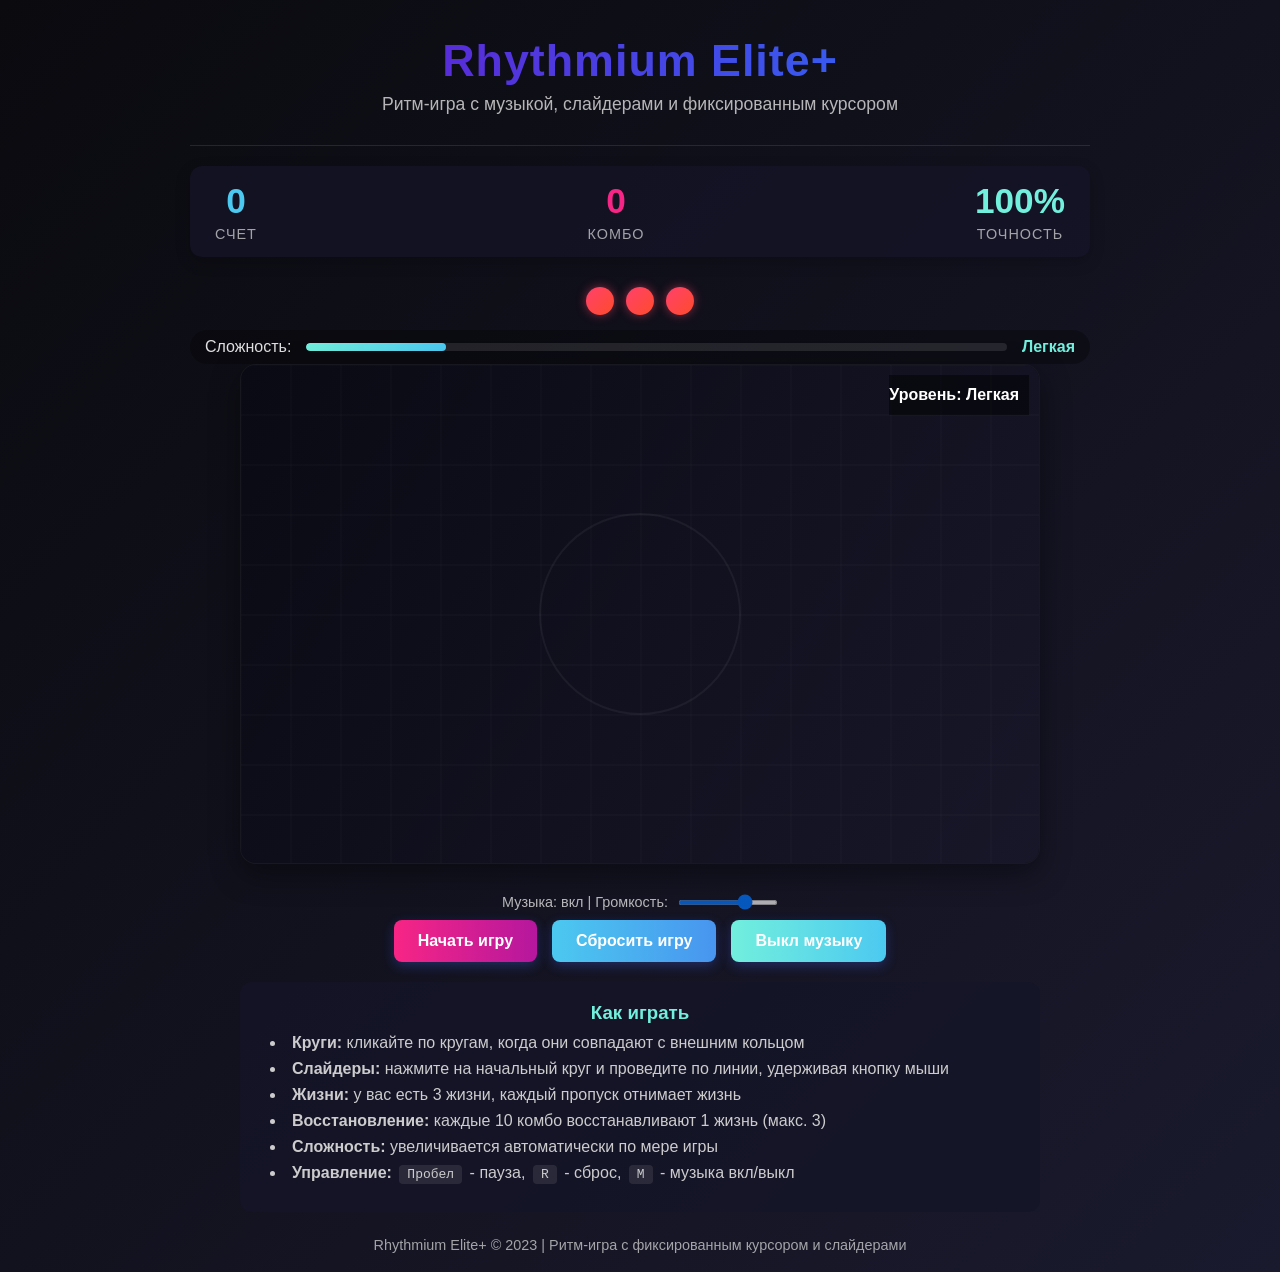
<file: index.html>
<!DOCTYPE html>
<html lang="ru">
<head>
    <meta charset="UTF-8">
    <meta name="viewport" content="width=device-width, initial-scale=1.0">
    <title>Rhythmium Elite+ - Ритм-игра с музыкой и слайдерами</title>
    <style>
        * {
            margin: 0;
            padding: 0;
            box-sizing: border-box;
            font-family: 'Segoe UI', Tahoma, Geneva, Verdana, sans-serif;
            cursor: none;
        }
        
        body {
            background: linear-gradient(135deg, #0a0a0f 0%, #1a1a2e 100%);
            color: #e0e0e0;
            min-height: 100vh;
            overflow: hidden;
            display: flex;
            flex-direction: column;
            align-items: center;
            padding: 20px;
        }
        
        .container {
            width: 100%;
            max-width: 900px;
            display: flex;
            flex-direction: column;
            align-items: center;
        }
        
        .header {
            text-align: center;
            margin-bottom: 20px;
            width: 100%;
            padding: 15px;
            border-bottom: 1px solid rgba(255, 255, 255, 0.1);
        }
        
        h1 {
            font-size: 2.8rem;
            background: linear-gradient(to right, #6a11cb 0%, #2575fc 100%);
            -webkit-background-clip: text;
            background-clip: text;
            color: transparent;
            margin-bottom: 8px;
            letter-spacing: 1px;
        }
        
        .subtitle {
            font-size: 1.1rem;
            opacity: 0.8;
            margin-bottom: 15px;
        }
        
        .game-stats {
            display: flex;
            justify-content: space-between;
            width: 100%;
            margin-bottom: 20px;
            padding: 15px 25px;
            background: rgba(20, 20, 40, 0.7);
            border-radius: 12px;
            box-shadow: 0 5px 15px rgba(0, 0, 0, 0.2);
        }
        
        .stat-box {
            text-align: center;
        }
        
        .stat-value {
            font-size: 2.2rem;
            font-weight: 700;
            margin-bottom: 5px;
        }
        
        .score-value {
            color: #4cc9f0;
        }
        
        .combo-value {
            color: #f72585;
        }
        
        .accuracy-value {
            color: #72efdd;
        }
        
        .stat-label {
            font-size: 0.9rem;
            opacity: 0.7;
            text-transform: uppercase;
            letter-spacing: 1px;
        }
        
        .lives-container {
            display: flex;
            align-items: center;
            justify-content: center;
            gap: 12px;
            margin-top: 10px;
        }
        
        .life-icon {
            width: 28px;
            height: 28px;
            border-radius: 50%;
            transition: all 0.3s ease;
        }
        
        .life-full {
            background: linear-gradient(135deg, #ff416c, #ff4b2b);
            box-shadow: 0 0 10px rgba(255, 65, 108, 0.5);
        }
        
        .life-lost {
            background: linear-gradient(135deg, #333, #555);
            box-shadow: inset 0 0 5px rgba(0, 0, 0, 0.5);
        }
        
        .difficulty-indicator {
            display: flex;
            align-items: center;
            justify-content: space-between;
            width: 100%;
            margin-top: 15px;
            padding: 8px 15px;
            background: rgba(0, 0, 0, 0.3);
            border-radius: 20px;
        }
        
        .difficulty-level {
            font-weight: bold;
            color: #4cc9f0;
        }
        
        .difficulty-bar {
            flex-grow: 1;
            height: 8px;
            background: rgba(255, 255, 255, 0.1);
            border-radius: 4px;
            margin: 0 15px;
            overflow: hidden;
        }
        
        .difficulty-progress {
            height: 100%;
            background: linear-gradient(to right, #72efdd, #4cc9f0);
            border-radius: 4px;
            width: 0%;
            transition: width 0.5s ease;
        }
        
        .game-area {
            position: relative;
            width: 800px;
            height: 500px;
            background: rgba(10, 10, 20, 0.8);
            border-radius: 16px;
            overflow: hidden;
            box-shadow: 0 10px 30px rgba(0, 0, 0, 0.4);
            margin-bottom: 20px;
            border: 1px solid rgba(255, 255, 255, 0.05);
        }
        
        #game-canvas {
            width: 100%;
            height: 100%;
        }
        
        /* Кастомный курсор */
        .custom-cursor {
            position: absolute;
            width: 40px;
            height: 40px;
            pointer-events: none;
            z-index: 1000;
            transform: translate(-50%, -50%);
            transition: transform 0.05s ease-out;
            display: none; /* Сначала скрыт, показывается при движении мыши */
        }
        
        .cursor-outer {
            position: absolute;
            width: 100%;
            height: 100%;
            border-radius: 50%;
            border: 2px solid #4cc9f0;
            box-shadow: 0 0 10px rgba(76, 201, 240, 0.7);
            animation: cursorPulse 2s infinite;
        }
        
        .cursor-inner {
            position: absolute;
            width: 10px;
            height: 10px;
            border-radius: 50%;
            background: #ffffff;
            top: 50%;
            left: 50%;
            transform: translate(-50%, -50%);
            box-shadow: 0 0 5px #ffffff;
        }
        
        .cursor-click {
            animation: cursorClick 0.2s ease-out;
        }
        
        @keyframes cursorPulse {
            0% { transform: scale(1); opacity: 1; }
            50% { transform: scale(1.1); opacity: 0.8; }
            100% { transform: scale(1); opacity: 1; }
        }
        
        @keyframes cursorClick {
            0% { transform: scale(1); }
            50% { transform: scale(0.8); }
            100% { transform: scale(1); }
        }
        
        .hit-circle {
            position: absolute;
            border-radius: 50%;
            cursor: none;
            transition: transform 0.1s ease;
            box-shadow: 0 5px 15px rgba(0, 0, 0, 0.3);
        }
        
        .hit-circle:hover {
            transform: scale(1.05);
        }
        
        .hit-circle-inner {
            position: absolute;
            border-radius: 50%;
            top: 10%;
            left: 10%;
            width: 80%;
            height: 80%;
            display: flex;
            align-items: center;
            justify-content: center;
            font-weight: 700;
            color: white;
            background: rgba(255, 255, 255, 0.1);
        }
        
        .approach-circle {
            position: absolute;
            border-radius: 50%;
            border: 3px solid;
            opacity: 0.7;
        }
        
        .hit-effect {
            position: absolute;
            border-radius: 50%;
            pointer-events: none;
            animation: hitPulse 0.5s ease-out forwards;
        }
        
        @keyframes hitPulse {
            0% { transform: scale(0.8); opacity: 1; }
            100% { transform: scale(2); opacity: 0; }
        }
        
        .combo-popup {
            position: absolute;
            font-size: 2.5rem;
            font-weight: 800;
            pointer-events: none;
            animation: comboFloat 1s ease-out forwards;
            text-shadow: 0 3px 6px rgba(0, 0, 0, 0.5);
        }
        
        @keyframes comboFloat {
            0% { transform: translateY(0) scale(1); opacity: 1; }
            100% { transform: translateY(-80px) scale(1.2); opacity: 0; }
        }
        
        .controls {
            display: flex;
            flex-wrap: wrap;
            gap: 15px;
            margin-top: 10px;
            justify-content: center;
        }
        
        button {
            padding: 12px 24px;
            background: linear-gradient(to right, #4361ee, #3a0ca3);
            border: none;
            border-radius: 8px;
            color: white;
            font-size: 1rem;
            font-weight: 600;
            cursor: pointer;
            transition: all 0.3s ease;
            box-shadow: 0 4px 12px rgba(67, 97, 238, 0.3);
        }
        
        button:hover {
            transform: translateY(-2px);
            box-shadow: 0 6px 16px rgba(67, 97, 238, 0.4);
        }
        
        button:active {
            transform: translateY(0);
        }
        
        button#start-btn {
            background: linear-gradient(to right, #f72585, #b5179e);
        }
        
        button#reset-btn {
            background: linear-gradient(to right, #4cc9f0, #4895ef);
        }
        
        button#music-toggle {
            background: linear-gradient(to right, #72efdd, #4cc9f0);
        }
        
        .music-controls {
            display: flex;
            align-items: center;
            gap: 10px;
            margin-top: 10px;
            width: 100%;
            justify-content: center;
        }
        
        .music-info {
            font-size: 0.9rem;
            opacity: 0.8;
            text-align: center;
        }
        
        .volume-slider {
            width: 100px;
            height: 5px;
            background: rgba(255, 255, 255, 0.1);
            border-radius: 3px;
            outline: none;
            opacity: 0.7;
            transition: opacity 0.2s;
        }
        
        .volume-slider:hover {
            opacity: 1;
        }
        
        .volume-slider::-webkit-slider-thumb {
            appearance: none;
            width: 15px;
            height: 15px;
            border-radius: 50%;
            background: #4cc9f0;
            cursor: pointer;
        }
        
        .instructions {
            background: rgba(20, 20, 40, 0.7);
            padding: 20px;
            border-radius: 12px;
            margin-top: 20px;
            width: 100%;
            max-width: 800px;
        }
        
        .instructions h3 {
            color: #72efdd;
            margin-bottom: 10px;
            text-align: center;
        }
        
        .instructions ul {
            list-style-position: inside;
            padding-left: 10px;
        }
        
        .instructions li {
            margin-bottom: 8px;
            opacity: 0.9;
        }
        
        .instructions .key {
            display: inline-block;
            background: rgba(255, 255, 255, 0.1);
            padding: 2px 8px;
            border-radius: 4px;
            margin: 0 3px;
            font-family: monospace;
        }
        
        .game-status {
            position: absolute;
            top: 50%;
            left: 50%;
            transform: translate(-50%, -50%);
            font-size: 3.5rem;
            font-weight: 800;
            color: white;
            text-shadow: 0 5px 15px rgba(0, 0, 0, 0.5);
            opacity: 0;
            pointer-events: none;
            transition: opacity 0.5s ease;
            text-align: center;
        }
        
        .perfect-hit {
            color: #4cc9f0;
        }
        
        .good-hit {
            color: #72efdd;
        }
        
        .miss {
            color: #f72585;
        }
        
        .slider-track {
            position: absolute;
            pointer-events: none;
        }
        
        .slider-path {
            stroke-width: 8;
            stroke-linecap: round;
            fill: none;
        }
        
        .slider-ball {
            position: absolute;
            border-radius: 50%;
            pointer-events: none;
            transition: all 0.1s ease-out;
        }
        
        .slider-hit-effect {
            position: absolute;
            border-radius: 50%;
            pointer-events: none;
            animation: sliderHitPulse 0.3s ease-out forwards;
        }
        
        @keyframes sliderHitPulse {
            0% { transform: scale(0.5); opacity: 1; }
            100% { transform: scale(1.5); opacity: 0; }
        }
        
        .beat-indicator {
            position: absolute;
            width: 100%;
            height: 100%;
            pointer-events: none;
            z-index: 1;
            opacity: 0;
        }
        
        .beat-pulse {
            position: absolute;
            border-radius: 50%;
            background: radial-gradient(circle, rgba(76, 201, 240, 0.3) 0%, rgba(76, 201, 240, 0) 70%);
            transform: translate(-50%, -50%);
            animation: beatPulse 0.5s ease-out forwards;
        }
        
        @keyframes beatPulse {
            0% { transform: translate(-50%, -50%) scale(0.5); opacity: 1; }
            100% { transform: translate(-50%, -50%) scale(2); opacity: 0; }
        }
        
        footer {
            margin-top: 25px;
            opacity: 0.7;
            font-size: 0.9rem;
            text-align: center;
        }
        
        @media (max-width: 850px) {
            .game-area {
                width: 95vw;
                height: 400px;
            }
            
            h1 {
                font-size: 2.2rem;
            }
            
            .stat-value {
                font-size: 1.8rem;
            }
            
            .controls {
                flex-direction: column;
                align-items: center;
            }
            
            button {
                width: 200px;
            }
        }
    </style>
</head>
<body>
    <div class="container">
        <div class="header">
            <h1>Rhythmium Elite+</h1>
            <div class="subtitle">Ритм-игра с музыкой, слайдерами и фиксированным курсором</div>
        </div>
        
        <div class="game-stats">
            <div class="stat-box">
                <div class="stat-value score-value" id="score">0</div>
                <div class="stat-label">Счет</div>
            </div>
            <div class="stat-box">
                <div class="stat-value combo-value" id="combo">0</div>
                <div class="stat-label">Комбо</div>
            </div>
            <div class="stat-box">
                <div class="stat-value accuracy-value" id="accuracy">100%</div>
                <div class="stat-label">Точность</div>
            </div>
        </div>
        
        <div class="lives-container" id="lives-container">
            <!-- Жизни будут добавлены через JavaScript -->
        </div>
        
        <div class="difficulty-indicator">
            <span>Сложность:</span>
            <div class="difficulty-bar">
                <div class="difficulty-progress" id="difficulty-progress"></div>
            </div>
            <span class="difficulty-level" id="difficulty-level">Нормальная</span>
        </div>
        
        <div class="game-area">
            <canvas id="game-canvas"></canvas>
            <div class="beat-indicator" id="beat-indicator"></div>
            <div class="game-status" id="game-status"></div>
            <!-- Кастомный курсор будет добавлен через JavaScript -->
        </div>
        
        <div class="music-controls">
            <div class="music-info">
                <span id="music-status">Музыка: вкл</span> | Громкость:
            </div>
            <input type="range" min="0" max="100" value="70" class="volume-slider" id="volume-slider">
        </div>
        
        <div class="controls">
            <button id="start-btn">Начать игру</button>
            <button id="reset-btn">Сбросить игру</button>
            <button id="music-toggle">Выкл музыку</button>
        </div>
        
        <div class="instructions">
            <h3>Как играть</h3>
            <ul>
                <li><strong>Круги:</strong> кликайте по кругам, когда они совпадают с внешним кольцом</li>
                <li><strong>Слайдеры:</strong> нажмите на начальный круг и проведите по линии, удерживая кнопку мыши</li>
                <li><strong>Жизни:</strong> у вас есть 3 жизни, каждый пропуск отнимает жизнь</li>
                <li><strong>Восстановление:</strong> каждые 10 комбо восстанавливают 1 жизнь (макс. 3)</li>
                <li><strong>Сложность:</strong> увеличивается автоматически по мере игры</li>
                <li><strong>Управление:</strong> <span class="key">Пробел</span> - пауза, <span class="key">R</span> - сброс, <span class="key">M</span> - музыка вкл/выкл</li>
            </ul>
        </div>
        
        <footer>
            Rhythmium Elite+ © 2023 | Ритм-игра с фиксированным курсором и слайдерами
        </footer>
    </div>

    <script>
        // Инициализация игры
        const canvas = document.getElementById('game-canvas');
        const ctx = canvas.getContext('2d');
        const scoreElement = document.getElementById('score');
        const comboElement = document.getElementById('combo');
        const accuracyElement = document.getElementById('accuracy');
        const livesContainer = document.getElementById('lives-container');
        const difficultyProgress = document.getElementById('difficulty-progress');
        const difficultyLevel = document.getElementById('difficulty-level');
        const startButton = document.getElementById('start-btn');
        const resetButton = document.getElementById('reset-btn');
        const musicToggleButton = document.getElementById('music-toggle');
        const volumeSlider = document.getElementById('volume-slider');
        const musicStatus = document.getElementById('music-status');
        const gameStatus = document.getElementById('game-status');
        const beatIndicator = document.getElementById('beat-indicator');
        
        canvas.width = canvas.parentElement.clientWidth;
        canvas.height = canvas.parentElement.clientHeight;
        
        // Создание кастомного курсора
        const customCursor = document.createElement('div');
        customCursor.className = 'custom-cursor';
        customCursor.innerHTML = '<div class="cursor-outer"></div><div class="cursor-inner"></div>';
        document.querySelector('.game-area').appendChild(customCursor);
        
        // Флаг для отслеживания положения мыши
        let mouseX = canvas.width / 2;
        let mouseY = canvas.height / 2;
        let isMouseDown = false;
        
        // Обновление позиции курсора без прыжков
        document.addEventListener('mousemove', (e) => {
            const gameArea = document.querySelector('.game-area');
            const rect = gameArea.getBoundingClientRect();
            
            // Проверяем, находится ли курсор внутри игровой области
            if (e.clientX >= rect.left && e.clientX <= rect.right && 
                e.clientY >= rect.top && e.clientY <= rect.bottom) {
                customCursor.style.display = 'block';
                
                // Плавное обновление позиции курсора
                const targetX = e.clientX - rect.left;
                const targetY = e.clientY - rect.top;
                
                // Плавное движение курсора (lerp)
                mouseX += (targetX - mouseX) * 0.3;
                mouseY += (targetY - mouseY) * 0.3;
                
                customCursor.style.left = `${mouseX}px`;
                customCursor.style.top = `${mouseY}px`;
            } else {
                customCursor.style.display = 'none';
            }
        });
        
        // Анимация клика курсора
        document.addEventListener('mousedown', (e) => {
            if (e.button === 0) { // Левая кнопка мыши
                customCursor.classList.add('cursor-click');
                isMouseDown = true;
            }
        });
        
        document.addEventListener('mouseup', (e) => {
            if (e.button === 0) { // Левая кнопка мыши
                setTimeout(() => {
                    customCursor.classList.remove('cursor-click');
                }, 200);
                isMouseDown = false;
            }
        });
        
        // Аудио элементы
        const audioContext = new (window.AudioContext || window.webkitAudioContext)();
        let backgroundMusic = null;
        let musicSource = null;
        let musicAnalyser = null;
        let musicDataArray = null;
        let isMusicPlaying = false;
        let musicVolume = 0.7;
        
        // Создание битовой музыки
        function createBackgroundMusic() {
            // Останавливаем предыдущую музыку, если она играет
            if (musicSource) {
                musicSource.stop();
            }
            
            // Создаем источник звука
            const oscillator = audioContext.createOscillator();
            const gainNode = audioContext.createGain();
            
            // Подключаем анализатор для визуализации
            musicAnalyser = audioContext.createAnalyser();
            musicAnalyser.fftSize = 256;
            musicDataArray = new Uint8Array(musicAnalyser.frequencyBinCount);
            
            // Настройка звука
            oscillator.type = 'sawtooth';
            oscillator.frequency.setValueAtTime(220, audioContext.currentTime); // Нота A3
            
            // Создаем эффект дисторшн для более насыщенного звука
            const waveShaper = audioContext.createWaveShaper();
            waveShaper.curve = makeDistortionCurve(400);
            
            // Подключаем все узлы
            oscillator.connect(waveShaper);
            waveShaper.connect(gainNode);
            gainNode.connect(musicAnalyser);
            musicAnalyser.connect(audioContext.destination);
            
            // Устанавливаем громкость
            gainNode.gain.setValueAtTime(musicVolume, audioContext.currentTime);
            
            // Запускаем осциллятор
            oscillator.start();
            
            // Создаем ритмический паттерн
            let time = audioContext.currentTime;
            
            // Бас-линия (каждую долю)
            for (let i = 0; i < 64; i++) {
                // Основной бит на каждую долю
                gainNode.gain.setValueAtTime(musicVolume * 0.8, time + i * 0.5);
                gainNode.gain.setValueAtTime(musicVolume * 0.3, time + i * 0.5 + 0.05);
                
                // Акцент на каждую четвертую долю
                if (i % 4 === 0) {
                    oscillator.frequency.setValueAtTime(330, time + i * 0.5); // Нота E4
                    gainNode.gain.setValueAtTime(musicVolume * 1.2, time + i * 0.5);
                } else if (i % 2 === 0) {
                    oscillator.frequency.setValueAtTime(277, time + i * 0.5); // Нота C#4
                } else {
                    oscillator.frequency.setValueAtTime(220, time + i * 0.5); // Нота A3
                }
                
                // Мелодия на каждую 8-ю долю
                if (i % 8 === 2) {
                    oscillator.frequency.setValueAtTime(392, time + i * 0.5); // Нота G4
                } else if (i % 8 === 4) {
                    oscillator.frequency.setValueAtTime(440, time + i * 0.5); // Нота A4
                } else if (i % 8 === 6) {
                    oscillator.frequency.setValueAtTime(349, time + i * 0.5); // Нота F4
                }
            }
            
            // Останавливаем через 32 секунды (64 доли по 0.5 секунды)
            oscillator.stop(time + 32);
            
            // Сохраняем источник для управления
            musicSource = oscillator;
            
            // Запускаем визуализацию битов
            startBeatVisualization();
            
            // Устанавливаем таймер для повторения музыки
            setTimeout(() => {
                if (isMusicPlaying) {
                    createBackgroundMusic();
                }
            }, 32000);
        }
        
        // Функция для создания кривой дисторшна
        function makeDistortionCurve(amount) {
            const k = typeof amount === 'number' ? amount : 50;
            const n_samples = 44100;
            const curve = new Float32Array(n_samples);
            const deg = Math.PI / 180;
            
            for (let i = 0; i < n_samples; i++) {
                const x = i * 2 / n_samples - 1;
                curve[i] = (3 + k) * x * 20 * deg / (Math.PI + k * Math.abs(x));
            }
            return curve;
        }
        
        // Визуализация битов
        function startBeatVisualization() {
            if (!musicAnalyser || !isMusicPlaying) return;
            
            function drawBeat() {
                if (!musicAnalyser || !isMusicPlaying) return;
                
                musicAnalyser.getByteFrequencyData(musicDataArray);
                
                // Вычисляем среднюю амплитуду
                let sum = 0;
                for (let i = 0; i < musicDataArray.length; i++) {
                    sum += musicDataArray[i];
                }
                const average = sum / musicDataArray.length;
                
                // Если амплитуда выше порога, создаем пульсацию
                if (average > 50) {
                    createBeatPulse();
                }
                
                requestAnimationFrame(drawBeat);
            }
            
            drawBeat();
        }
        
        // Создание пульсации бита
        function createBeatPulse() {
            const beatPulse = document.createElement('div');
            beatPulse.className = 'beat-pulse';
            
            // Случайная позиция на экране
            const x = Math.random() * canvas.width;
            const y = Math.random() * canvas.height;
            
            beatPulse.style.left = `${x}px`;
            beatPulse.style.top = `${y}px`;
            beatPulse.style.width = `${50 + Math.random() * 100}px`;
            beatPulse.style.height = beatPulse.style.width;
            
            beatIndicator.appendChild(beatPulse);
            
            setTimeout(() => {
                if (beatIndicator.contains(beatPulse)) {
                    beatIndicator.removeChild(beatPulse);
                }
            }, 500);
        }
        
        // Включение/выключение музыки
        function toggleMusic() {
            isMusicPlaying = !isMusicPlaying;
            
            if (isMusicPlaying) {
                // Возобновляем аудиоконтекст, если он был приостановлен
                if (audioContext.state === 'suspended') {
                    audioContext.resume();
                }
                createBackgroundMusic();
                musicToggleButton.textContent = 'Выкл музыку';
                musicStatus.textContent = 'Музыка: вкл';
            } else {
                if (musicSource) {
                    musicSource.stop();
                }
                musicToggleButton.textContent = 'Вкл музыку';
                musicStatus.textContent = 'Музыка: выкл';
            }
        }
        
        // Игровые переменные
        let game = {
            score: 0,
            combo: 0,
            hits: 0,
            misses: 0,
            totalHits: 0,
            accuracy: 100,
            isPlaying: false,
            isPaused: false,
            gameOver: false,
            circles: [],
            sliders: [],
            approachRate: 1.5,
            circleSize: 80,
            lastCircleTime: 0,
            circleInterval: 800,
            colors: [
                {outer: '#4361ee', inner: '#3a0ca3'},
                {outer: '#f72585', inner: '#b5179e'},
                {outer: '#4cc9f0', inner: '#4895ef'},
                {outer: '#72efdd', inner: '#4cc9f0'},
                {outer: '#560bad', inner: '#480ca8'}
            ],
            lives: 3,
            maxLives: 3,
            difficulty: 1,
            difficultyTimer: 0,
            comboForLife: 0,
            activeSlider: null,
            sliderProgress: 0,
            sliderScore: 0
        };
        
        // Класс для кругов
        class HitCircle {
            constructor(x, y, time, color, sizeMultiplier = 1) {
                this.x = x;
                this.y = y;
                this.time = time;
                this.color = color;
                this.radius = (game.circleSize / 2) * sizeMultiplier;
                this.approachRadius = this.radius * 3;
                this.approachSpeed = game.approachRate;
                this.isActive = true;
                this.hit = false;
                this.hitTime = null;
                this.id = Math.random().toString(36).substring(7);
                this.sizeMultiplier = sizeMultiplier;
                this.type = 'circle';
            }
            
            update(currentTime) {
                if (!this.hit) {
                    const timeDiff = this.time - currentTime;
                    if (timeDiff > 0) {
                        this.approachRadius = this.radius + (timeDiff / 1000) * 200 * game.approachRate;
                    } else {
                        this.approachRadius = this.radius;
                    }
                }
                
                if (!this.hit && currentTime > this.time + 200) {
                    this.isActive = false;
                    return 'miss';
                }
                
                return null;
            }
            
            draw(ctx) {
                if (!this.isActive) return;
                
                ctx.beginPath();
                ctx.arc(this.x, this.y, this.radius, 0, Math.PI * 2);
                ctx.fillStyle = this.color.outer;
                ctx.fill();
                
                ctx.beginPath();
                ctx.arc(this.x, this.y, this.radius * 0.7, 0, Math.PI * 2);
                ctx.fillStyle = this.color.inner;
                ctx.fill();
                
                ctx.beginPath();
                ctx.arc(this.x, this.y, this.approachRadius, 0, Math.PI * 2);
                ctx.strokeStyle = this.color.outer;
                ctx.lineWidth = 3;
                ctx.stroke();
                
                ctx.fillStyle = 'white';
                ctx.font = `${this.radius * 0.5}px Arial`;
                ctx.textAlign = 'center';
                ctx.textBaseline = 'middle';
                const num = Math.floor(Math.random() * 4) + 1;
                ctx.fillText(num, this.x, this.y);
            }
            
            checkHit(x, y, currentTime) {
                if (!this.isActive || this.hit) return null;
                
                const distance = Math.sqrt((x - this.x) ** 2 + (y - this.y) ** 2);
                
                if (distance <= this.radius) {
                    this.hit = true;
                    this.hitTime = currentTime;
                    this.isActive = false;
                    
                    const timeDiff = Math.abs(currentTime - this.time);
                    
                    if (timeDiff < 100) {
                        return 'perfect';
                    } else if (timeDiff < 200) {
                        return 'good';
                    } else {
                        return 'late';
                    }
                }
                
                return null;
            }
        }
        
        // Класс для слайдеров
        class Slider {
            constructor(startX, startY, endX, endY, startTime, endTime, color) {
                this.startX = startX;
                this.startY = startY;
                this.endX = endX;
                this.endY = endY;
                this.startTime = startTime;
                this.endTime = endTime;
                this.color = color;
                this.radius = game.circleSize / 3;
                this.isActive = true;
                this.startHit = false;
                this.endHit = false;
                this.progress = 0;
                this.id = Math.random().toString(36).substring(7);
                this.type = 'slider';
                this.ballX = startX;
                this.ballY = startY;
                
                // Вычисляем контрольные точки для кривой Безье
                const dx = endX - startX;
                const dy = endY - startY;
                const dist = Math.sqrt(dx * dx + dy * dy);
                
                // Создаем изогнутую траекторию
                this.controlX1 = startX + dx * 0.3 + dy * 0.2;
                this.controlY1 = startY + dy * 0.3 - dx * 0.2;
                this.controlX2 = startX + dx * 0.7 - dy * 0.2;
                this.controlY2 = startY + dy * 0.7 + dx * 0.2;
            }
            
            update(currentTime) {
                if (!this.isActive) return null;
                
                // Проверяем, не пропущен ли начальный круг
                if (!this.startHit && currentTime > this.startTime + 200) {
                    this.isActive = false;
                    return 'miss';
                }
                
                // Проверяем, не пропущен ли конечный круг
                if (this.startHit && !this.endHit && currentTime > this.endTime + 200) {
                    this.isActive = false;
                    return 'miss';
                }
                
                // Обновляем позицию шарика, если слайдер активен
                if (this.startHit && !this.endHit) {
                    const timeProgress = Math.max(0, Math.min(1, (currentTime - this.startTime) / (this.endTime - this.startTime)));
                    this.progress = timeProgress;
                    
                    // Вычисляем позицию на кривой Безье
                    this.ballX = this.calculateBezierPoint(timeProgress, this.startX, this.controlX1, this.controlX2, this.endX);
                    this.ballY = this.calculateBezierPoint(timeProgress, this.startY, this.controlY1, this.controlY2, this.endY);
                    
                    // Проверяем, достигли ли конца слайдера
                    if (timeProgress >= 1) {
                        this.endHit = true;
                        this.isActive = false;
                        return 'slider_end';
                    }
                }
                
                return null;
            }
            
            calculateBezierPoint(t, p0, p1, p2, p3) {
                const u = 1 - t;
                const tt = t * t;
                const uu = u * u;
                const uuu = uu * u;
                const ttt = tt * t;
                
                const p = uuu * p0;
                const q = 3 * uu * t * p1;
                const r = 3 * u * tt * p2;
                const s = ttt * p3;
                
                return p + q + r + s;
            }
            
            draw(ctx) {
                if (!this.isActive) return;
                
                // Рисуем начальный круг
                ctx.beginPath();
                ctx.arc(this.startX, this.startY, this.radius * 1.5, 0, Math.PI * 2);
                ctx.fillStyle = this.startHit ? this.color.inner : this.color.outer;
                ctx.fill();
                
                // Рисуем конечный круг
                ctx.beginPath();
                ctx.arc(this.endX, this.endY, this.radius * 1.2, 0, Math.PI * 2);
                ctx.fillStyle = this.endHit ? this.color.inner : this.color.outer;
                ctx.fill();
                
                // Рисуем кривую Безье (траекторию слайдера)
                ctx.beginPath();
                ctx.moveTo(this.startX, this.startY);
                ctx.bezierCurveTo(
                    this.controlX1, this.controlY1,
                    this.controlX2, this.controlY2,
                    this.endX, this.endY
                );
                ctx.strokeStyle = this.color.outer;
                ctx.lineWidth = 8;
                ctx.stroke();
                
                // Рисуем внутреннюю линию траектории
                ctx.beginPath();
                ctx.moveTo(this.startX, this.startY);
                ctx.bezierCurveTo(
                    this.controlX1, this.controlY1,
                    this.controlX2, this.controlY2,
                    this.endX, this.endY
                );
                ctx.strokeStyle = this.color.inner;
                ctx.lineWidth = 4;
                ctx.stroke();
                
                // Рисуем шарик, если слайдер начат
                if (this.startHit && !this.endHit) {
                    ctx.beginPath();
                    ctx.arc(this.ballX, this.ballY, this.radius, 0, Math.PI * 2);
                    ctx.fillStyle = '#ffffff';
                    ctx.fill();
                    
                    ctx.beginPath();
                    ctx.arc(this.ballX, this.ballY, this.radius * 0.7, 0, Math.PI * 2);
                    ctx.fillStyle = this.color.outer;
                    ctx.fill();
                }
            }
            
            checkStartHit(x, y, currentTime) {
                if (this.startHit || !this.isActive) return null;
                
                const distance = Math.sqrt((x - this.startX) ** 2 + (y - this.startY) ** 2);
                const timeDiff = Math.abs(currentTime - this.startTime);
                
                if (distance <= this.radius * 1.5 && timeDiff < 200) {
                    this.startHit = true;
                    
                    if (timeDiff < 100) {
                        return 'perfect';
                    } else if (timeDiff < 200) {
                        return 'good';
                    } else {
                        return 'late';
                    }
                }
                
                return null;
            }
            
            checkSliderProgress(x, y) {
                if (!this.startHit || this.endHit || !this.isActive) return false;
                
                // Проверяем, находится ли курсор рядом с шариком
                const distance = Math.sqrt((x - this.ballX) ** 2 + (y - this.ballY) ** 2);
                
                if (distance <= this.radius * 2) {
                    // Начисляем очки за удержание на траектории
                    game.sliderScore += 2;
                    return true;
                }
                
                return false;
            }
        }
        
        // Инициализация игры
        function initGame() {
            game.score = 0;
            game.combo = 0;
            game.hits = 0;
            game.misses = 0;
            game.totalHits = 0;
            game.accuracy = 100;
            game.isPlaying = false;
            game.isPaused = false;
            game.gameOver = false;
            game.circles = [];
            game.sliders = [];
            game.lastCircleTime = 0;
            game.lives = game.maxLives;
            game.difficulty = 1;
            game.difficultyTimer = 0;
            game.comboForLife = 0;
            game.approachRate = 1.5;
            game.circleInterval = 800;
            game.circleSize = 80;
            game.activeSlider = null;
            game.sliderProgress = 0;
            game.sliderScore = 0;
            
            scoreElement.textContent = '0';
            comboElement.textContent = '0';
            accuracyElement.textContent = '100%';
            
            updateLivesDisplay();
            updateDifficultyDisplay();
            
            gameStatus.textContent = '';
            gameStatus.style.opacity = '0';
            
            draw();
        }
        
        // Обновление отображения жизней
        function updateLivesDisplay() {
            livesContainer.innerHTML = '';
            
            for (let i = 0; i < game.maxLives; i++) {
                const lifeIcon = document.createElement('div');
                lifeIcon.className = `life-icon ${i < game.lives ? 'life-full' : 'life-lost'}`;
                livesContainer.appendChild(lifeIcon);
            }
        }
        
        // Обновление отображения сложности
        function updateDifficultyDisplay() {
            const difficultyPercent = Math.min(100, (game.difficulty / 5) * 100);
            difficultyProgress.style.width = `${difficultyPercent}%`;
            
            let levelText = '';
            let color = '';
            
            if (game.difficulty < 1.5) {
                levelText = 'Легкая';
                color = '#72efdd';
            } else if (game.difficulty < 2.5) {
                levelText = 'Нормальная';
                color = '#4cc9f0';
            } else if (game.difficulty < 3.5) {
                levelText = 'Сложная';
                color = '#4361ee';
            } else if (game.difficulty < 4.5) {
                levelText = 'Эксперт';
                color = '#f72585';
            } else {
                levelText = 'МАСТЕР';
                color = '#ff0000';
            }
            
            difficultyLevel.textContent = levelText;
            difficultyLevel.style.color = color;
        }
        
        // Увеличение сложности
        function increaseDifficulty() {
            const timeBasedIncrease = performance.now() - game.difficultyTimer > 30000;
            const scoreBasedIncrease = game.score > 0 && game.score % 1000 === 0;
            
            if ((timeBasedIncrease || scoreBasedIncrease) && game.difficulty < 5) {
                game.difficulty += 0.5;
                game.difficultyTimer = performance.now();
                
                game.approachRate = 1.5 + (game.difficulty * 0.3);
                game.circleInterval = Math.max(300, 800 - (game.difficulty * 100));
                
                if (game.difficulty > 3) {
                    game.circleSize = 80 - ((game.difficulty - 3) * 10);
                }
                
                updateDifficultyDisplay();
                
                showHitFeedback(`Уровень сложности: ${difficultyLevel.textContent}`, 'perfect');
            }
        }
        
        // Создание нового круга или слайдера
        function createObject() {
            const margin = game.circleSize;
            const x = margin + Math.random() * (canvas.width - margin * 2);
            const y = margin + Math.random() * (canvas.height - margin * 2);
            
            const time = performance.now() + 1500;
            const color = game.colors[Math.floor(Math.random() * game.colors.length)];
            
            // Создаем слайдер с вероятностью 30% на высоких уровнях сложности
            if (game.difficulty > 2 && Math.random() > 0.7) {
                const endX = margin + Math.random() * (canvas.width - margin * 2);
                const endY = margin + Math.random() * (canvas.height - margin * 2);
                const endTime = time + 1000 + Math.random() * 1000; // Слайдер длится 1-2 секунды
                
                game.sliders.push(new Slider(x, y, endX, endY, time, endTime, color));
            } else {
                let sizeMultiplier = 1;
                if (game.difficulty > 3 && Math.random() > 0.7) {
                    sizeMultiplier = 0.7;
                }
                
                game.circles.push(new HitCircle(x, y, time, color, sizeMultiplier));
            }
        }
        
        // Начало игры
        function startGame() {
            if (game.gameOver) {
                initGame();
            }
            
            game.isPlaying = true;
            game.isPaused = false;
            game.lastCircleTime = performance.now();
            game.difficultyTimer = performance.now();
            
            startButton.textContent = 'Пауза';
            gameStatus.textContent = 'Игра началась!';
            gameStatus.style.opacity = '1';
            gameStatus.className = 'game-status perfect-hit';
            
            setTimeout(() => {
                gameStatus.style.opacity = '0';
            }, 1500);
            
            gameLoop();
        }
        
        // Пауза игры
        function pauseGame() {
            game.isPaused = !game.isPaused;
            
            if (game.isPaused) {
                startButton.textContent = 'Продолжить';
                gameStatus.textContent = 'Пауза';
                gameStatus.style.opacity = '1';
                gameStatus.className = 'game-status';
            } else {
                startButton.textContent = 'Пауза';
                gameStatus.style.opacity = '0';
                game.lastCircleTime = performance.now();
                gameLoop();
            }
        }
        
        // Игровой цикл
        let lastTime = 0;
        function gameLoop(currentTime = 0) {
            if (!game.isPlaying || game.isPaused || game.gameOver) return;
            
            const deltaTime = currentTime - lastTime;
            lastTime = currentTime;
            
            // Увеличиваем сложность
            increaseDifficulty();
            
            // Создаем новые объекты
            if (currentTime - game.lastCircleTime > game.circleInterval) {
                createObject();
                game.lastCircleTime = currentTime;
                
                // Дополнительные объекты на высоких уровнях сложности
                if (game.difficulty > 3 && Math.random() > 0.7) {
                    setTimeout(() => createObject(), 150);
                }
            }
            
            // Обновляем и рисуем объекты
            updateObjects(currentTime);
            draw();
            
            // Обновляем активный слайдер
            if (game.activeSlider && isMouseDown) {
                const slider = game.sliders.find(s => s.id === game.activeSlider);
                if (slider && slider.checkSliderProgress(mouseX, mouseY)) {
                    game.sliderProgress++;
                    
                    // Начисляем очки за удержание на слайдере
                    if (game.sliderProgress % 10 === 0) {
                        game.score += 10;
                        scoreElement.textContent = game.score;
                    }
                }
            }
            
            requestAnimationFrame(gameLoop);
        }
        
        // Обновление всех объектов
        function updateObjects(currentTime) {
            // Обновляем круги
            for (let i = game.circles.length - 1; i >= 0; i--) {
                const circle = game.circles[i];
                const result = circle.update(currentTime);
                
                if (result === 'miss') {
                    handleMiss();
                    game.circles.splice(i, 1);
                } else if (!circle.isActive) {
                    game.circles.splice(i, 1);
                }
            }
            
            // Обновляем слайдеры
            for (let i = game.sliders.length - 1; i >= 0; i--) {
                const slider = game.sliders[i];
                const result = slider.update(currentTime);
                
                if (result === 'miss') {
                    handleMiss();
                    game.sliders.splice(i, 1);
                    if (game.activeSlider === slider.id) {
                        game.activeSlider = null;
                    }
                } else if (result === 'slider_end') {
                    // Успешное завершение слайдера
                    handleSliderComplete(slider);
                    game.sliders.splice(i, 1);
                    if (game.activeSlider === slider.id) {
                        game.activeSlider = null;
                    }
                } else if (!slider.isActive) {
                    game.sliders.splice(i, 1);
                    if (game.activeSlider === slider.id) {
                        game.activeSlider = null;
                    }
                }
            }
        }
        
        // Обработка попадания
        function handleHit(object, hitType, isSliderStart = false) {
            let points = 0;
            let popupText = '';
            
            switch(hitType) {
                case 'perfect':
                    points = isSliderStart ? 200 : 300;
                    popupText = 'ИДЕАЛЬНО!';
                    break;
                case 'good':
                    points = isSliderStart ? 100 : 100;
                    popupText = 'ХОРОШО';
                    break;
                case 'late':
                    points = isSliderStart ? 50 : 50;
                    popupText = 'ПОЗДНО';
                    break;
            }
            
            points += Math.floor(game.combo / 10) * 10;
            points = Math.floor(points * (1 + (game.difficulty * 0.2)));
            
            game.score += points;
            game.hits++;
            game.totalHits++;
            game.combo++;
            game.comboForLife++;
            
            if (game.comboForLife >= 10 && game.lives < game.maxLives) {
                game.lives++;
                game.comboForLife = 0;
                updateLivesDisplay();
                createLifeRestoreEffect(object.x || object.startX, object.y || object.startY);
            }
            
            game.accuracy = ((game.hits / game.totalHits) * 100).toFixed(1);
            
            scoreElement.textContent = game.score;
            comboElement.textContent = game.combo;
            accuracyElement.textContent = `${game.accuracy}%`;
            
            createHitEffect(object.x || object.startX, object.y || object.startY, object.color.outer);
            
            if (game.combo > 5 && !isSliderStart) {
                createComboPopup(object.x || object.startX, (object.y || object.startY) - 50, `${game.combo} COMBO!`);
            }
            
            showHitFeedback(popupText, hitType);
        }
        
        // Обработка завершения слайдера
        function handleSliderComplete(slider) {
            // Бонус за успешное завершение слайдера
            const sliderBonus = 500 + game.sliderScore;
            game.score += sliderBonus;
            game.sliderScore = 0;
            
            scoreElement.textContent = game.score;
            
            createHitEffect(slider.endX, slider.endY, slider.color.outer);
            showHitFeedback('СЛАЙДЕР!', 'perfect');
        }
        
        // Создание эффекта восстановления жизни
        function createLifeRestoreEffect(x, y) {
            const effect = document.createElement('div');
            effect.className = 'combo-popup';
            effect.textContent = 'ЖИЗНЬ +1';
            effect.style.left = `${x}px`;
            effect.style.top = `${y}px`;
            effect.style.color = '#ff416c';
            effect.style.fontSize = '1.8rem';
            
            document.querySelector('.game-area').appendChild(effect);
            
            setTimeout(() => {
                effect.remove();
            }, 1000);
        }
        
        // Обработка промаха
        function handleMiss() {
            game.misses++;
            game.totalHits++;
            game.combo = 0;
            game.comboForLife = 0;
            game.lives--;
            game.activeSlider = null;
            game.sliderProgress = 0;
            game.sliderScore = 0;
            
            updateLivesDisplay();
            
            game.accuracy = ((game.hits / game.totalHits) * 100).toFixed(1);
            
            comboElement.textContent = '0';
            accuracyElement.textContent = `${game.accuracy}%`;
            
            showHitFeedback('ПРОПУЩЕНО!', 'miss');
            
            if (game.lives <= 0) {
                endGame();
            }
        }
        
        // Создание эффекта попадания
        function createHitEffect(x, y, color) {
            const effect = document.createElement('div');
            effect.className = 'hit-effect';
            effect.style.left = `${x}px`;
            effect.style.top = `${y}px`;
            effect.style.borderColor = color;
            effect.style.width = `${game.circleSize}px`;
            effect.style.height = `${game.circleSize}px`;
            
            document.querySelector('.game-area').appendChild(effect);
            
            setTimeout(() => {
                effect.remove();
            }, 500);
        }
        
        // Создание всплывающего текста комбо
        function createComboPopup(x, y, text) {
            const popup = document.createElement('div');
            popup.className = 'combo-popup';
            popup.textContent = text;
            popup.style.left = `${x}px`;
            popup.style.top = `${y}px`;
            
            if (game.combo >= 30) {
                popup.style.color = '#ff0000';
            } else if (game.combo >= 20) {
                popup.style.color = '#f72585';
            } else if (game.combo >= 10) {
                popup.style.color = '#4cc9f0';
            } else {
                popup.style.color = '#72efdd';
            }
            
            document.querySelector('.game-area').appendChild(popup);
            
            setTimeout(() => {
                popup.remove();
            }, 1000);
        }
        
        // Показ обратной связи о попадании
        function showHitFeedback(text, type) {
            gameStatus.textContent = text;
            gameStatus.className = `game-status ${type}-hit`;
            gameStatus.style.opacity = '1';
            
            setTimeout(() => {
                gameStatus.style.opacity = '0';
            }, 800);
        }
        
        // Окончание игры
        function endGame() {
            game.isPlaying = false;
            game.gameOver = true;
            
            startButton.textContent = 'Новая игра';
            
            let grade = '';
            let gradeColor = '';
            
            if (game.score > 10000) {
                grade = 'SS';
                gradeColor = '#ffd700';
            } else if (game.score > 7000) {
                grade = 'S';
                gradeColor = '#ff6b6b';
            } else if (game.score > 4000) {
                grade = 'A';
                gradeColor = '#4cc9f0';
            } else if (game.score > 2000) {
                grade = 'B';
                gradeColor = '#72efdd';
            } else {
                grade = 'C';
                gradeColor = '#999';
            }
            
            gameStatus.innerHTML = `ИГРА ОКОНЧЕНА!<br>Счет: ${game.score}<br><span style="color:${gradeColor}; font-size:4rem;">${grade}</span>`;
            gameStatus.className = 'game-status';
            gameStatus.style.opacity = '1';
        }
        
        // Отрисовка игры
        function draw() {
            ctx.clearRect(0, 0, canvas.width, canvas.height);
            
            drawBackground();
            
            game.sliders.forEach(slider => {
                slider.draw(ctx);
            });
            
            game.circles.forEach(circle => {
                circle.draw(ctx);
            });
            
            drawDifficultyIndicator();
        }
        
        // Отрисовка фона с сеткой
        function drawBackground() {
            const gradient = ctx.createLinearGradient(0, 0, canvas.width, canvas.height);
            gradient.addColorStop(0, 'rgba(10, 10, 20, 0.8)');
            gradient.addColorStop(1, 'rgba(26, 26, 46, 0.8)');
            
            ctx.fillStyle = gradient;
            ctx.fillRect(0, 0, canvas.width, canvas.height);
            
            ctx.strokeStyle = 'rgba(255, 255, 255, 0.03)';
            ctx.lineWidth = 1;
            
            const gridSize = 50;
            for (let x = 0; x < canvas.width; x += gridSize) {
                ctx.beginPath();
                ctx.moveTo(x, 0);
                ctx.lineTo(x, canvas.height);
                ctx.stroke();
            }
            
            for (let y = 0; y < canvas.height; y += gridSize) {
                ctx.beginPath();
                ctx.moveTo(0, y);
                ctx.lineTo(canvas.width, y);
                ctx.stroke();
            }
            
            ctx.beginPath();
            ctx.arc(canvas.width / 2, canvas.height / 2, 100, 0, Math.PI * 2);
            ctx.strokeStyle = 'rgba(255, 255, 255, 0.05)';
            ctx.lineWidth = 2;
            ctx.stroke();
        }
        
        // Отрисовка индикатора сложности на холсте
        function drawDifficultyIndicator() {
            ctx.fillStyle = 'rgba(0, 0, 0, 0.5)';
            ctx.fillRect(canvas.width - 150, 10, 140, 40);
            
            ctx.fillStyle = '#ffffff';
            ctx.font = 'bold 16px Arial';
            ctx.textAlign = 'right';
            ctx.fillText(`Уровень: ${difficultyLevel.textContent}`, canvas.width - 20, 35);
        }
        
        // Обработка кликов по холсту
        canvas.addEventListener('click', (e) => {
            if (!game.isPlaying || game.isPaused || game.gameOver) return;
            
            const currentTime = performance.now();
            let hitDetected = false;
            
            // Проверяем попадание по кругам
            for (let i = game.circles.length - 1; i >= 0; i--) {
                const circle = game.circles[i];
                const hitType = circle.checkHit(mouseX, mouseY, currentTime);
                
                if (hitType) {
                    handleHit(circle, hitType);
                    game.circles.splice(i, 1);
                    hitDetected = true;
                    break;
                }
            }
            
            // Проверяем попадание по началу слайдеров
            if (!hitDetected) {
                for (let i = game.sliders.length - 1; i >= 0; i--) {
                    const slider = game.sliders[i];
                    const hitType = slider.checkStartHit(mouseX, mouseY, currentTime);
                    
                    if (hitType) {
                        handleHit(slider, hitType, true);
                        game.activeSlider = slider.id;
                        hitDetected = true;
                        break;
                    }
                }
            }
            
            // Если клик был не по объекту, сбрасываем комбо
            if (!hitDetected && game.combo > 0) {
                game.combo = 0;
                game.comboForLife = 0;
                comboElement.textContent = '0';
                showHitFeedback('КОМБО СБРОШЕНО', 'miss');
            }
        });
        
        // Обработка нажатий клавиш
        document.addEventListener('keydown', (e) => {
            // Пробел для паузы/продолжения
            if (e.code === 'Space') {
                e.preventDefault();
                
                if (game.isPlaying && !game.gameOver) {
                    pauseGame();
                } else if (!game.isPlaying && !game.gameOver) {
                    startGame();
                } else if (game.gameOver) {
                    initGame();
                    startGame();
                }
            }
            
            // R для сброса
            if (e.code === 'KeyR' && e.ctrlKey) {
                e.preventDefault();
                initGame();
            }
            
            // M для включения/выключения музыки
            if (e.code === 'KeyM') {
                e.preventDefault();
                toggleMusic();
            }
        });
        
        // Обработка изменения громкости
        volumeSlider.addEventListener('input', (e) => {
            musicVolume = e.target.value / 100;
            
            if (musicSource && musicSource.gain) {
                musicSource.gain.setValueAtTime(musicVolume, audioContext.currentTime);
            }
        });
        
        // Обработка кнопок
        startButton.addEventListener('click', () => {
            if (!game.isPlaying || game.gameOver) {
                startGame();
            } else {
                pauseGame();
            }
        });
        
        resetButton.addEventListener('click', initGame);
        
        musicToggleButton.addEventListener('click', toggleMusic);
        
        // Адаптация размера холста при изменении размера окна
        window.addEventListener('resize', () => {
            canvas.width = canvas.parentElement.clientWidth;
            canvas.height = canvas.parentElement.clientHeight;
            draw();
        });
        
        // Инициализация игры при загрузке
        window.addEventListener('load', () => {
            initGame();
            draw();
            
            // Автоматически включаем музыку при загрузке
            toggleMusic();
        });
    </script>
</body>
</html>
</file>
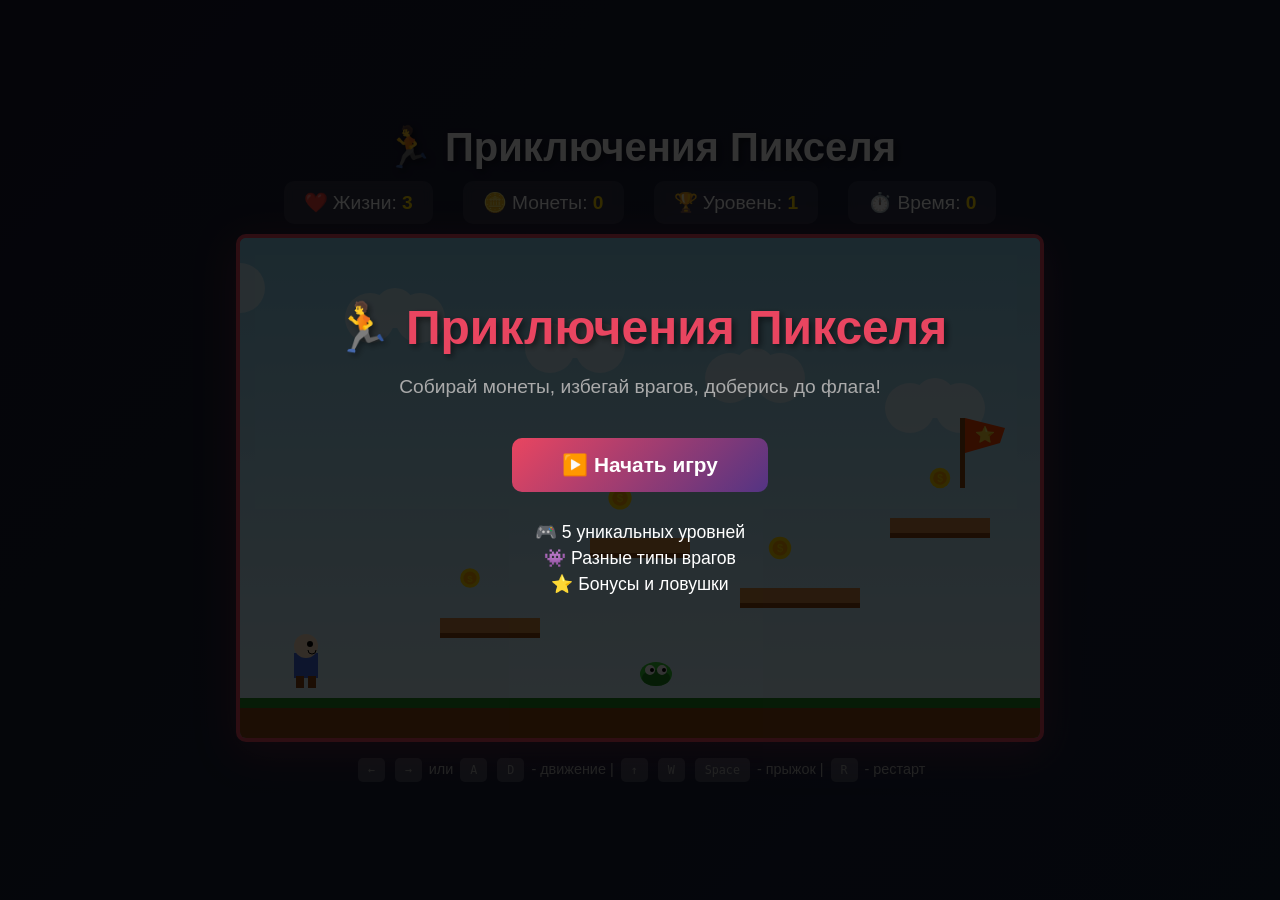
<file: game.html>
<!DOCTYPE html>
<html lang="ru">
<head>
    <meta charset="UTF-8">
    <meta name="viewport" content="width=device-width, initial-scale=1.0">
    <title>🏃 Приключения Пикселя</title>
    <style>
        * {
            margin: 0;
            padding: 0;
            box-sizing: border-box;
        }

        body {
            background: linear-gradient(135deg, #1a1a2e 0%, #16213e 100%);
            min-height: 100vh;
            display: flex;
            flex-direction: column;
            align-items: center;
            justify-content: center;
            font-family: 'Segoe UI', Tahoma, Geneva, Verdana, sans-serif;
            overflow: hidden;
        }

        .game-wrapper {
            text-align: center;
        }

        h1 {
            color: #fff;
            margin-bottom: 10px;
            text-shadow: 3px 3px 6px rgba(0,0,0,0.5);
            font-size: 2.5em;
        }

        .game-info {
            display: flex;
            justify-content: center;
            gap: 30px;
            margin-bottom: 10px;
            color: #fff;
            font-size: 1.2em;
        }

        .info-item {
            background: rgba(255,255,255,0.1);
            padding: 10px 20px;
            border-radius: 10px;
            backdrop-filter: blur(5px);
        }

        .info-item span {
            color: #ffd700;
            font-weight: bold;
        }

        #gameCanvas {
            border: 4px solid #e94560;
            border-radius: 10px;
            box-shadow: 0 10px 40px rgba(233, 69, 96, 0.3);
            background: #87CEEB;
        }

        .controls {
            margin-top: 15px;
            color: #aaa;
            font-size: 0.9em;
        }

        .controls kbd {
            background: rgba(255,255,255,0.2);
            padding: 5px 10px;
            border-radius: 5px;
            margin: 0 3px;
        }

        .mobile-controls {
            display: none;
            margin-top: 15px;
            gap: 10px;
        }

        .mobile-btn {
            width: 70px;
            height: 70px;
            border: none;
            border-radius: 50%;
            font-size: 1.5em;
            cursor: pointer;
            background: rgba(255,255,255,0.2);
            color: #fff;
            backdrop-filter: blur(5px);
            transition: all 0.2s;
        }

        .mobile-btn:active {
            transform: scale(0.9);
            background: rgba(255,255,255,0.4);
        }

        .btn-group {
            display: flex;
            gap: 10px;
        }

        @media (max-width: 900px) {
            #gameCanvas {
                width: 100vw;
                height: 60vh;
            }
            .mobile-controls {
                display: flex;
                justify-content: space-between;
                width: 100%;
                padding: 0 20px;
            }
            .controls {
                display: none;
            }
        }

        /* Меню */
        .menu-overlay {
            position: fixed;
            top: 0;
            left: 0;
            width: 100%;
            height: 100%;
            background: rgba(0,0,0,0.8);
            display: flex;
            align-items: center;
            justify-content: center;
            z-index: 100;
        }

        .menu-overlay.hidden {
            display: none;
        }

        .menu-content {
            text-align: center;
            color: #fff;
        }

        .menu-content h2 {
            font-size: 3em;
            margin-bottom: 20px;
            color: #e94560;
            text-shadow: 3px 3px 6px rgba(0,0,0,0.5);
        }

        .menu-content p {
            font-size: 1.2em;
            margin-bottom: 30px;
            color: #aaa;
        }

        .menu-btn {
            padding: 15px 50px;
            font-size: 1.3em;
            border: none;
            border-radius: 10px;
            cursor: pointer;
            background: linear-gradient(135deg, #e94560, #533483);
            color: #fff;
            font-weight: bold;
            transition: all 0.3s;
            margin: 10px;
        }

        .menu-btn:hover {
            transform: scale(1.05);
            box-shadow: 0 5px 20px rgba(233, 69, 96, 0.5);
        }

        .stats {
            margin-top: 20px;
            font-size: 1.1em;
        }

        .stats div {
            margin: 5px 0;
        }
    </style>
</head>
<body>
    <div class="game-wrapper">
        <h1>🏃 Приключения Пикселя</h1>
        
        <div class="game-info">
            <div class="info-item">❤️ Жизни: <span id="lives">3</span></div>
            <div class="info-item">🪙 Монеты: <span id="coins">0</span></div>
            <div class="info-item">🏆 Уровень: <span id="level">1</span></div>
            <div class="info-item">⏱️ Время: <span id="time">0</span></div>
        </div>

        <canvas id="gameCanvas" width="800" height="500"></canvas>

        <div class="controls">
            <kbd>←</kbd> <kbd>→</kbd> или <kbd>A</kbd> <kbd>D</kbd> - движение | 
            <kbd>↑</kbd> <kbd>W</kbd> <kbd>Space</kbd> - прыжок | 
            <kbd>R</kbd> - рестарт
        </div>

        <div class="mobile-controls">
            <div class="btn-group">
                <button class="mobile-btn" id="btnLeft">◀️</button>
                <button class="mobile-btn" id="btnRight">▶️</button>
            </div>
            <button class="mobile-btn" id="btnJump">🦘</button>
        </div>
    </div>

    <!-- Стартовое меню -->
    <div class="menu-overlay" id="startMenu">
        <div class="menu-content">
            <h2>🏃 Приключения Пикселя</h2>
            <p>Собирай монеты, избегай врагов, доберись до флага!</p>
            <button class="menu-btn" onclick="startGame()">▶️ Начать игру</button>
            <div class="stats">
                <div>🎮 5 уникальных уровней</div>
                <div>👾 Разные типы врагов</div>
                <div>⭐ Бонусы и ловушки</div>
            </div>
        </div>
    </div>

    <!-- Меню паузы / Game Over -->
    <div class="menu-overlay hidden" id="pauseMenu">
        <div class="menu-content">
            <h2 id="pauseTitle">⏸️ Пауза</h2>
            <p id="pauseText">Игра приостановлена</p>
            <button class="menu-btn" onclick="resumeGame()">▶️ Продолжить</button>
            <button class="menu-btn" onclick="restartGame()">🔄 Заново</button>
        </div>
    </div>

    <!-- Победа уровня -->
    <div class="menu-overlay hidden" id="winMenu">
        <div class="menu-content">
            <h2>🎉 Уровень пройден!</h2>
            <p id="winText">Отличная работа!</p>
            <button class="menu-btn" onclick="nextLevel()">➡️ Следующий уровень</button>
        </div>
    </div>

    <script>
        // ============= НАСТРОЙКИ =============
        const canvas = document.getElementById('gameCanvas');
        const ctx = canvas.getContext('2d');

        const GRAVITY = 0.6;
        const FRICTION = 0.8;
        const PLAYER_SPEED = 5;
        const JUMP_FORCE = 14;

        // ============= СОСТОЯНИЕ ИГРЫ =============
        let gameState = 'menu'; // menu, playing, paused, gameover, win
        let currentLevel = 0;
        let lives = 3;
        let coins = 0;
        let totalCoins = 0;
        let gameTime = 0;
        let lastTime = 0;

        // ============= ИГРОК =============
        const player = {
            x: 50,
            y: 300,
            width: 32,
            height: 40,
            vx: 0,
            vy: 0,
            speed: PLAYER_SPEED,
            jumpForce: JUMP_FORCE,
            grounded: false,
            jumping: false,
            facing: 1,
            animFrame: 0,
            animTimer: 0,
            invincible: 0,
            doubleJump: false,
            hasDoubleJump: false
        };

        // ============= УПРАВЛЕНИЕ =============
        const keys = {
            left: false,
            right: false,
            up: false
        };

        // ============= УРОВНИ =============
        const LEVELS = [
            // Уровень 1 - Обучение
            {
                bg: '#87CEEB',
                bgGradient: ['#87CEEB', '#E0F6FF'],
                platforms: [
                    { x: 0, y: 460, w: 800, h: 40, type: 'ground' },
                    { x: 200, y: 380, w: 100, h: 20, type: 'normal' },
                    { x: 350, y: 300, w: 100, h: 20, type: 'normal' },
                    { x: 500, y: 350, w: 120, h: 20, type: 'normal' },
                    { x: 650, y: 280, w: 100, h: 20, type: 'normal' }
                ],
                coins: [
                    { x: 230, y: 340 },
                    { x: 380, y: 260 },
                    { x: 540, y: 310 },
                    { x: 700, y: 240 }
                ],
                enemies: [
                    { x: 400, y: 420, type: 'slime', dir: 1, range: 100 }
                ],
                spikes: [],
                springs: [],
                powerups: [],
                flag: { x: 720, y: 230 },
                spawn: { x: 50, y: 400 }
            },
            // Уровень 2 - Больше врагов
            {
                bg: '#2d5a27',
                bgGradient: ['#87CEEB', '#90EE90'],
                platforms: [
                    { x: 0, y: 460, w: 300, h: 40, type: 'ground' },
                    { x: 350, y: 460, w: 150, h: 40, type: 'ground' },
                    { x: 550, y: 460, w: 250, h: 40, type: 'ground' },
                    { x: 100, y: 370, w: 80, h: 20, type: 'normal' },
                    { x: 220, y: 290, w: 100, h: 20, type: 'moving', moveX: 80 },
                    { x: 380, y: 350, w: 80, h: 20, type: 'normal' },
                    { x: 500, y: 280, w: 100, h: 20, type: 'normal' },
                    { x: 650, y: 200, w: 120, h: 20, type: 'normal' }
                ],
                coins: [
                    { x: 130, y: 330 },
                    { x: 260, y: 250 },
                    { x: 410, y: 310 },
                    { x: 540, y: 240 },
                    { x: 700, y: 160 }
                ],
                enemies: [
                    { x: 100, y: 420, type: 'slime', dir: 1, range: 150 },
                    { x: 400, y: 420, type: 'slime', dir: -1, range: 100 },
                    { x: 600, y: 420, type: 'bee', dir: 1, range: 80 }
                ],
                spikes: [
                    { x: 300, y: 440, w: 50 }
                ],
                springs: [],
                powerups: [],
                flag: { x: 700, y: 150 },
                spawn: { x: 50, y: 400 }
            },
            // Уровень 3 - Пружины
            {
                bg: '#4a4a6a',
                bgGradient: ['#6B5B95', '#B8A9C9'],
                platforms: [
                    { x: 0, y: 460, w: 200, h: 40, type: 'ground' },
                    { x: 280, y: 460, w: 80, h: 40, type: 'ground' },
                    { x: 450, y: 400, w: 100, h: 20, type: 'normal' },
                    { x: 300, y: 300, w: 80, h: 20, type: 'normal' },
                    { x: 150, y: 220, w: 100, h: 20, type: 'normal' },
                    { x: 350, y: 150, w: 80, h: 20, type: 'moving', moveY: 60 },
                    { x: 550, y: 250, w: 100, h: 20, type: 'normal' },
                    { x: 700, y: 460, w: 100, h: 40, type: 'ground' }
                ],
                coins: [
                    { x: 100, y: 100 },
                    { x: 340, y: 260 },
                    { x: 380, y: 110 },
                    { x: 590, y: 210 },
                    { x: 730, y: 420 }
                ],
                enemies: [
                    { x: 500, y: 360, type: 'slime', dir: 1, range: 60 },
                    { x: 200, y: 180, type: 'bee', dir: 1, range: 50 }
                ],
                spikes: [
                    { x: 200, y: 440, w: 80 },
                    { x: 360, y: 440, w: 90 }
                ],
                springs: [
                    { x: 100, y: 430 },
                    { x: 300, y: 430 }
                ],
                powerups: [
                    { x: 500, y: 360, type: 'doublejump' }
                ],
                flag: { x: 720, y: 410 },
                spawn: { x: 50, y: 400 }
            },
            // Уровень 4 - Сложный
            {
                bg: '#1a1a2e',
                bgGradient: ['#2C3E50', '#4CA1AF'],
                platforms: [
                    { x: 0, y: 460, w: 150, h: 40, type: 'ground' },
                    { x: 180, y: 400, w: 60, h: 20, type: 'falling' },
                    { x: 280, y: 340, w: 60, h: 20, type: 'falling' },
                    { x: 380, y: 280, w: 80, h: 20, type: 'normal' },
                    { x: 500, y: 350, w: 60, h: 20, type: 'moving', moveX: 60 },
                    { x: 620, y: 280, w: 80, h: 20, type: 'normal' },
                    { x: 500, y: 180, w: 100, h: 20, type: 'normal' },
                    { x: 300, y: 120, w: 80, h: 20, type: 'moving', moveY: 50 },
                    { x: 100, y: 200, w: 100, h: 20, type: 'normal' },
                    { x: 700, y: 460, w: 100, h: 40, type: 'ground' }
                ],
                coins: [
                    { x: 200, y: 360 },
                    { x: 300, y: 300 },
                    { x: 410, y: 240 },
                    { x: 540, y: 310 },
                    { x: 540, y: 140 },
                    { x: 330, y: 80 },
                    { x: 140, y: 160 }
                ],
                enemies: [
                    { x: 400, y: 240, type: 'bee', dir: 1, range: 40 },
                    { x: 650, y: 240, type: 'slime', dir: -1, range: 40 },
                    { x: 530, y: 140, type: 'bee', dir: 1, range: 60 }
                ],
                spikes: [
                    { x: 150, y: 440, w: 30 },
                    { x: 240, y: 440, w: 140 },
                    { x: 450, y: 440, w: 250 }
                ],
                springs: [
                    { x: 720, y: 430 }
                ],
                powerups: [
                    { x: 660, y: 240, type: 'shield' }
                ],
                flag: { x: 130, y: 150 },
                spawn: { x: 50, y: 400 }
            },
            // Уровень 5 - Финал
            {
                bg: '#ff6b6b',
                bgGradient: ['#ee5a24', '#f8c291'],
                platforms: [
                    { x: 0, y: 460, w: 100, h: 40, type: 'ground' },
                    { x: 130, y: 400, w: 60, h: 20, type: 'moving', moveX: 50 },
                    { x: 250, y: 340, w: 60, h: 20, type: 'falling' },
                    { x: 350, y: 280, w: 60, h: 20, type: 'falling' },
                    { x: 450, y: 220, w: 60, h: 20, type: 'moving', moveY: 40 },
                    { x: 550, y: 300, w: 80, h: 20, type: 'normal' },
                    { x: 450, y: 400, w: 60, h: 20, type: 'normal' },
                    { x: 350, y: 460, w: 80, h: 40, type: 'ground' },
                    { x: 650, y: 200, w: 60, h: 20, type: 'moving', moveX: 50 },
                    { x: 550, y: 120, w: 80, h: 20, type: 'normal' },
                    { x: 400, y: 80, w: 100, h: 20, type: 'normal' },
                    { x: 200, y: 150, w: 80, h: 20, type: 'normal' },
                    { x: 50, y: 220, w: 100, h: 20, type: 'normal' }
                ],
                coins: [
                    { x: 160, y: 360 },
                    { x: 280, y: 300 },
                    { x: 380, y: 240 },
                    { x: 480, y: 180 },
                    { x: 590, y: 260 },
                    { x: 590, y: 80 },
                    { x: 440, y: 40 },
                    { x: 230, y: 110 },
                    { x: 90, y: 180 }
                ],
                enemies: [
                    { x: 370, y: 420, type: 'slime', dir: 1, range: 50 },
                    { x: 580, y: 260, type: 'bee', dir: 1, range: 40 },
                    { x: 580, y: 80, type: 'bee', dir: -1, range: 40 },
                    { x: 430, y: 40, type: 'slime', dir: 1, range: 60 },
                    { x: 80, y: 180, type: 'bee', dir: 1, range: 50 }
                ],
                spikes: [
                    { x: 100, y: 440, w: 250 },
                    { x: 430, y: 440, w: 370 }
                ],
                springs: [
                    { x: 370, y: 430 },
                    { x: 90, y: 190 }
                ],
                powerups: [
                    { x: 550, y: 260, type: 'doublejump' }
                ],
                flag: { x: 70, y: 170 },
                spawn: { x: 30, y: 400 }
            }
        ];

        let platforms = [];
        let levelCoins = [];
        let enemies = [];
        let spikes = [];
        let springs = [];
        let powerups = [];
        let particles = [];
        let flag = null;

        // ============= ЗАГРУЗКА УРОВНЯ =============
        function loadLevel(levelIndex) {
            const level = LEVELS[levelIndex];
            
            // Копируем платформы
            platforms = level.platforms.map(p => ({
                ...p,
                origX: p.x,
                origY: p.y,
                moveTimer: 0,
                falling: false,
                fallTimer: 0,
                alpha: 1
            }));
            
            // Копируем монеты
            levelCoins = level.coins.map(c => ({
                ...c,
                collected: false,
                animTimer: Math.random() * Math.PI * 2
            }));
            
            // Копируем врагов
            enemies = level.enemies.map(e => ({
                ...e,
                origX: e.x,
                alive: true,
                animTimer: 0
            }));
            
            // Шипы
            spikes = level.spikes.map(s => ({ ...s }));
            
            // Пружины
            springs = level.springs.map(s => ({
                ...s,
                compressed: false,
                timer: 0
            }));
            
            // Бонусы
            powerups = level.powerups.map(p => ({
                ...p,
                collected: false,
                animTimer: Math.random() * Math.PI * 2
            }));
            
            // Флаг
            flag = { ...level.flag, animTimer: 0 };
            
            // Позиция игрока
            player.x = level.spawn.x;
            player.y = level.spawn.y;
            player.vx = 0;
            player.vy = 0;
            player.grounded = false;
            player.hasDoubleJump = false;
            player.doubleJump = false;
            player.invincible = 0;
        }

        // ============= ИГРОВОЙ ЦИКЛ =============
        function gameLoop(timestamp) {
            const deltaTime = timestamp - lastTime;
            lastTime = timestamp;

            if (gameState === 'playing') {
                gameTime += deltaTime / 1000;
                update(deltaTime);
            }

            render();
            requestAnimationFrame(gameLoop);
        }

        // ============= ОБНОВЛЕНИЕ =============
        function update(dt) {
            // Обновление платформ
            platforms.forEach(p => {
                if (p.type === 'moving') {
                    p.moveTimer += 0.02;
                    if (p.moveX) {
                        p.x = p.origX + Math.sin(p.moveTimer) * p.moveX;
                    }
                    if (p.moveY) {
                        p.y = p.origY + Math.sin(p.moveTimer) * p.moveY;
                    }
                }
                if (p.type === 'falling' && p.falling) {
                    p.fallTimer++;
                    if (p.fallTimer > 30) {
                        p.y += 5;
                        p.alpha -= 0.02;
                    }
                    if (p.alpha <= 0) {
                        p.y = -100;
                    }
                }
            });

            // Обновление врагов
            enemies.forEach(e => {
                if (!e.alive) return;
                
                e.animTimer += 0.1;
                
                if (e.type === 'slime') {
                    e.x += e.dir * 1.5;
                    if (Math.abs(e.x - e.origX) > e.range) {
                        e.dir *= -1;
                    }
                } else if (e.type === 'bee') {
                    e.x += e.dir * 2;
                    e.y += Math.sin(e.animTimer) * 0.5;
                    if (Math.abs(e.x - e.origX) > e.range) {
                        e.dir *= -1;
                    }
                }
            });

            // Обновление пружин
            springs.forEach(s => {
                if (s.compressed) {
                    s.timer++;
                    if (s.timer > 10) {
                        s.compressed = false;
                        s.timer = 0;
                    }
                }
            });

            // Управление игроком
            player.vx = 0;
            if (keys.left) {
                player.vx = -player.speed;
                player.facing = -1;
            }
            if (keys.right) {
                player.vx = player.speed;
                player.facing = 1;
            }

            // Анимация
            if (player.vx !== 0) {
                player.animTimer += 0.2;
                if (player.animTimer > 1) {
                    player.animTimer = 0;
                    player.animFrame = (player.animFrame + 1) % 4;
                }
            } else {
                player.animFrame = 0;
            }

            // Гравитация
            player.vy += GRAVITY;
            if (player.vy > 15) player.vy = 15;

            // Применяем скорость
            player.x += player.vx;
            player.y += player.vy;

            // Сброс grounded
            player.grounded = false;

            // Коллизия с платформами
            platforms.forEach(p => {
                if (p.y < -50) return;
                
                if (player.x < p.x + p.w &&
                    player.x + player.width > p.x &&
                    player.y < p.y + p.h &&
                    player.y + player.height > p.y) {
                    
                    // Сверху
                    if (player.vy > 0 && player.y + player.height - player.vy <= p.y + 5) {
                        player.y = p.y - player.height;
                        player.vy = 0;
                        player.grounded = true;
                        player.doubleJump = false;
                        
                        if (p.type === 'falling' && !p.falling) {
                            p.falling = true;
                        }
                        
                        // Движение с платформой
                        if (p.type === 'moving' && p.moveX) {
                            player.x += Math.cos(p.moveTimer) * p.moveX * 0.02;
                        }
                    }
                    // Снизу
                    else if (player.vy < 0 && player.y - player.vy >= p.y + p.h - 5) {
                        player.y = p.y + p.h;
                        player.vy = 0;
                    }
                    // Сбоку
                    else {
                        if (player.vx > 0) {
                            player.x = p.x - player.width;
                        } else if (player.vx < 0) {
                            player.x = p.x + p.w;
                        }
                    }
                }
            });

            // Границы экрана
            if (player.x < 0) player.x = 0;
            if (player.x + player.width > canvas.width) player.x = canvas.width - player.width;

            // Падение
            if (player.y > canvas.height + 50) {
                playerDie();
            }

            // Сбор монет
            levelCoins.forEach(c => {
                if (c.collected) return;
                c.animTimer += 0.1;
                
                const dist = Math.hypot(player.x + player.width/2 - c.x, player.y + player.height/2 - c.y);
                if (dist < 30) {
                    c.collected = true;
                    coins++;
                    createParticles(c.x, c.y, '#FFD700', 8);
                }
            });

            // Бонусы
            powerups.forEach(p => {
                if (p.collected) return;
                p.animTimer += 0.1;
                
                const dist = Math.hypot(player.x + player.width/2 - p.x, player.y + player.height/2 - p.y);
                if (dist < 30) {
                    p.collected = true;
                    if (p.type === 'doublejump') {
                        player.hasDoubleJump = true;
                        createParticles(p.x, p.y, '#00FFFF', 12);
                    } else if (p.type === 'shield') {
                        player.invincible = 300;
                        createParticles(p.x, p.y, '#FF00FF', 12);
                    }
                }
            });

            // Пружины
            springs.forEach(s => {
                if (player.x + player.width > s.x && player.x < s.x + 30 &&
                    player.y + player.height > s.y && player.y + player.height < s.y + 20 &&
                    player.vy > 0) {
                    player.vy = -20;
                    s.compressed = true;
                    createParticles(s.x + 15, s.y, '#00FF00', 6);
                }
            });

            // Шипы
            if (player.invincible <= 0) {
                spikes.forEach(s => {
                    if (player.x + player.width > s.x && player.x < s.x + s.w &&
                        player.y + player.height > s.y && player.y + player.height < s.y + 25) {
                        playerDie();
                    }
                });
            }

            // Враги
            enemies.forEach(e => {
                if (!e.alive) return;
                
                const ex = e.x;
                const ey = e.y;
                const ew = 32;
                const eh = 32;
                
                if (player.x < ex + ew && player.x + player.width > ex &&
                    player.y < ey + eh && player.y + player.height > ey) {
                    
                    // Прыжок на врага
                    if (player.vy > 0 && player.y + player.height < ey + eh/2 + 10) {
                        e.alive = false;
                        player.vy = -10;
                        createParticles(ex + ew/2, ey + eh/2, '#FF0000', 10);
                    } else if (player.invincible <= 0) {
                        playerDie();
                    }
                }
            });

            // Флаг (победа)
            if (flag) {
                flag.animTimer += 0.05;
                const dist = Math.hypot(player.x + player.width/2 - flag.x, player.y + player.height/2 - flag.y);
                if (dist < 40) {
                    winLevel();
                }
            }

            // Обновление неуязвимости
            if (player.invincible > 0) {
                player.invincible--;
            }

            // Обновление частиц
            particles.forEach(p => {
                p.x += p.vx;
                p.y += p.vy;
                p.vy += 0.2;
                p.life--;
            });
            particles = particles.filter(p => p.life > 0);

            // Обновление UI
            updateUI();
        }

        // ============= ПРЫЖОК =============
        function jump() {
            if (gameState !== 'playing') return;
            
            if (player.grounded) {
                player.vy = -player.jumpForce;
                player.grounded = false;
                player.jumping = true;
            } else if (player.hasDoubleJump && !player.doubleJump) {
                player.vy = -player.jumpForce * 0.9;
                player.doubleJump = true;
                createParticles(player.x + player.width/2, player.y + player.height, '#00FFFF', 5);
            }
        }

        // ============= СМЕРТЬ ИГРОКА =============
        function playerDie() {
            lives--;
            createParticles(player.x + player.width/2, player.y + player.height/2, '#FF0000', 20);
            
            if (lives <= 0) {
                gameOver();
            } else {
                const level = LEVELS[currentLevel];
                player.x = level.spawn.x;
                player.y = level.spawn.y;
                player.vx = 0;
                player.vy = 0;
                player.invincible = 60;
            }
            
            updateUI();
        }

        // ============= ПОБЕДА УРОВНЯ =============
        function winLevel() {
            gameState = 'win';
            document.getElementById('winText').textContent = 
                `Собрано монет: ${coins} | Время: ${gameTime.toFixed(1)}с`;
            document.getElementById('winMenu').classList.remove('hidden');
        }

        // ============= GAME OVER =============
        function gameOver() {
            gameState = 'gameover';
            document.getElementById('pauseTitle').textContent = '💀 Game Over';
            document.getElementById('pauseText').textContent = `Собрано монет: ${coins}`;
            document.getElementById('pauseMenu').classList.remove('hidden');
        }

        // ============= ЧАСТИЦЫ =============
        function createParticles(x, y, color, count) {
            for (let i = 0; i < count; i++) {
                particles.push({
                    x: x,
                    y: y,
                    vx: (Math.random() - 0.5) * 8,
                    vy: (Math.random() - 0.5) * 8 - 2,
                    color: color,
                    life: 30 + Math.random() * 20,
                    size: 3 + Math.random() * 4
                });
            }
        }

        // ============= РЕНДЕР =============
        function render() {
            const level = LEVELS[currentLevel];
            
            // Фон
            const gradient = ctx.createLinearGradient(0, 0, 0, canvas.height);
            gradient.addColorStop(0, level.bgGradient[0]);
            gradient.addColorStop(1, level.bgGradient[1]);
            ctx.fillStyle = gradient;
            ctx.fillRect(0, 0, canvas.width, canvas.height);

            // Облака (декор)
            ctx.fillStyle = 'rgba(255,255,255,0.5)';
            for (let i = 0; i < 5; i++) {
                const cx = (i * 180 + gameTime * 10) % (canvas.width + 100) - 50;
                const cy = 50 + i * 30;
                ctx.beginPath();
                ctx.arc(cx, cy, 25, 0, Math.PI * 2);
                ctx.arc(cx + 25, cy - 10, 20, 0, Math.PI * 2);
                ctx.arc(cx + 50, cy, 25, 0, Math.PI * 2);
                ctx.fill();
            }

            // Платформы
            platforms.forEach(p => {
                if (p.y < -50) return;
                
                ctx.globalAlpha = p.alpha;
                
                if (p.type === 'ground') {
                    // Земля
                    ctx.fillStyle = '#8B4513';
                    ctx.fillRect(p.x, p.y, p.w, p.h);
                    ctx.fillStyle = '#228B22';
                    ctx.fillRect(p.x, p.y, p.w, 10);
                } else if (p.type === 'falling') {
                    ctx.fillStyle = p.falling ? '#FF6B6B' : '#CD853F';
                    ctx.fillRect(p.x, p.y, p.w, p.h);
                    ctx.fillStyle = '#8B4513';
                    ctx.fillRect(p.x, p.y + p.h - 5, p.w, 5);
                } else {
                    ctx.fillStyle = p.type === 'moving' ? '#9370DB' : '#CD853F';
                    ctx.fillRect(p.x, p.y, p.w, p.h);
                    ctx.fillStyle = '#8B4513';
                    ctx.fillRect(p.x, p.y + p.h - 5, p.w, 5);
                }
                
                ctx.globalAlpha = 1;
            });

            // Шипы
            ctx.fillStyle = '#333';
            spikes.forEach(s => {
                const spikeCount = Math.floor(s.w / 15);
                for (let i = 0; i < spikeCount; i++) {
                    ctx.beginPath();
                    ctx.moveTo(s.x + i * 15, s.y + 20);
                    ctx.lineTo(s.x + i * 15 + 7, s.y);
                    ctx.lineTo(s.x + i * 15 + 14, s.y + 20);
                    ctx.fill();
                }
            });

            // Пружины
            springs.forEach(s => {
                const compression = s.compressed ? 5 : 0;
                ctx.fillStyle = '#32CD32';
                ctx.fillRect(s.x, s.y + compression, 30, 20 - compression);
                ctx.fillStyle = '#228B22';
                ctx.fillRect(s.x + 5, s.y + 5 + compression, 20, 5);
                ctx.fillRect(s.x + 5, s.y + 12 + compression, 20, 5);
            });

            // Монеты
            levelCoins.forEach(c => {
                if (c.collected) return;
                
                const scale = 0.9 + Math.sin(c.animTimer) * 0.1;
                ctx.save();
                ctx.translate(c.x, c.y);
                ctx.scale(scale, scale);
                
                ctx.fillStyle = '#FFD700';
                ctx.beginPath();
                ctx.arc(0, 0, 12, 0, Math.PI * 2);
                ctx.fill();
                
                ctx.fillStyle = '#FFA500';
                ctx.beginPath();
                ctx.arc(0, 0, 8, 0, Math.PI * 2);
                ctx.fill();
                
                ctx.fillStyle = '#FFD700';
                ctx.font = 'bold 12px Arial';
                ctx.textAlign = 'center';
                ctx.textBaseline = 'middle';
                ctx.fillText('$', 0, 1);
                
                ctx.restore();
            });

            // Бонусы
            powerups.forEach(p => {
                if (p.collected) return;
                
                const y = p.y + Math.sin(p.animTimer) * 5;
                
                ctx.save();
                ctx.translate(p.x, y);
                
                // Свечение
                ctx.fillStyle = p.type === 'doublejump' ? 'rgba(0,255,255,0.3)' : 'rgba(255,0,255,0.3)';
                ctx.beginPath();
                ctx.arc(0, 0, 20, 0, Math.PI * 2);
                ctx.fill();
                
                ctx.fillStyle = p.type === 'doublejump' ? '#00FFFF' : '#FF00FF';
                ctx.beginPath();
                ctx.arc(0, 0, 12, 0, Math.PI * 2);
                ctx.fill();
                
                ctx.fillStyle = '#FFF';
                ctx.font = 'bold 14px Arial';
                ctx.textAlign = 'center';
                ctx.textBaseline = 'middle';
                ctx.fillText(p.type === 'doublejump' ? '2x' : '🛡️', 0, 0);
                
                ctx.restore();
            });

            // Враги
            enemies.forEach(e => {
                if (!e.alive) return;
                
                ctx.save();
                ctx.translate(e.x + 16, e.y + 16);
                
                if (e.type === 'slime') {
                    // Слизь
                    const squash = 1 + Math.sin(e.animTimer * 2) * 0.1;
                    ctx.scale(1/squash, squash);
                    
                    ctx.fillStyle = '#32CD32';
                    ctx.beginPath();
                    ctx.ellipse(0, 0, 16, 12, 0, 0, Math.PI * 2);
                    ctx.fill();
                    
                    ctx.fillStyle = '#228B22';
                    ctx.beginPath();
                    ctx.ellipse(0, 4, 14, 8, 0, 0, Math.PI * 2);
                    ctx.fill();
                    
                    // Глаза
                    ctx.fillStyle = '#FFF';
                    ctx.beginPath();
                    ctx.arc(-6, -4, 5, 0, Math.PI * 2);
                    ctx.arc(6, -4, 5, 0, Math.PI * 2);
                    ctx.fill();
                    
                    ctx.fillStyle = '#000';
                    ctx.beginPath();
                    ctx.arc(-6 + e.dir * 2, -4, 2, 0, Math.PI * 2);
                    ctx.arc(6 + e.dir * 2, -4, 2, 0, Math.PI * 2);
                    ctx.fill();
                } else if (e.type === 'bee') {
                    // Пчела
                    ctx.fillStyle = '#FFD700';
                    ctx.beginPath();
                    ctx.ellipse(0, 0, 14, 10, 0, 0, Math.PI * 2);
                    ctx.fill();
                    
                    // Полоски
                    ctx.fillStyle = '#000';
                    ctx.fillRect(-5, -8, 4, 16);
                    ctx.fillRect(3, -8, 4, 16);
                    
                    // Крылья
                    ctx.fillStyle = 'rgba(200,200,255,0.7)';
                    const wingY = Math.sin(e.animTimer * 10) * 3;
                    ctx.beginPath();
                    ctx.ellipse(-8, -10 + wingY, 8, 5, -0.3, 0, Math.PI * 2);
                    ctx.ellipse(8, -10 - wingY, 8, 5, 0.3, 0, Math.PI * 2);
                    ctx.fill();
                    
                    // Глаза
                    ctx.fillStyle = '#000';
                    ctx.beginPath();
                    ctx.arc(e.dir * 10, -2, 3, 0, Math.PI * 2);
                    ctx.fill();
                }
                
                ctx.restore();
            });

            // Флаг
            if (flag) {
                const flagWave = Math.sin(flag.animTimer) * 5;
                
                // Шест
                ctx.fillStyle = '#8B4513';
                ctx.fillRect(flag.x, flag.y - 50, 5, 70);
                
                // Флаг
                ctx.fillStyle = '#FF4500';
                ctx.beginPath();
                ctx.moveTo(flag.x + 5, flag.y - 50);
                ctx.lineTo(flag.x + 45 + flagWave, flag.y - 40);
                ctx.lineTo(flag.x + 40 + flagWave, flag.y - 25);
                ctx.lineTo(flag.x + 5, flag.y - 15);
                ctx.fill();
                
                // Звезда
                ctx.fillStyle = '#FFD700';
                ctx.font = '16px Arial';
                ctx.fillText('⭐', flag.x + 15, flag.y - 28);
            }

            // Игрок
            ctx.save();
            ctx.translate(player.x + player.width/2, player.y + player.height/2);
            ctx.scale(player.facing, 1);
            
            // Мигание при неуязвимости
            if (player.invincible > 0 && Math.floor(player.invincible / 5) % 2 === 0) {
                ctx.globalAlpha = 0.5;
            }
            
            // Щит
            if (player.invincible > 60) {
                ctx.strokeStyle = '#FF00FF';
                ctx.lineWidth = 3;
                ctx.beginPath();
                ctx.arc(0, 0, 25, 0, Math.PI * 2);
                ctx.stroke();
            }
            
            // Тело
            ctx.fillStyle = '#4169E1';
            ctx.fillRect(-12, -5, 24, 25);
            
            // Голова
            ctx.fillStyle = '#FFE4C4';
            ctx.beginPath();
            ctx.arc(0, -12, 12, 0, Math.PI * 2);
            ctx.fill();
            
            // Глаза
            ctx.fillStyle = '#000';
            ctx.beginPath();
            ctx.arc(4, -14, 3, 0, Math.PI * 2);
            ctx.fill();
            
            // Рот
            ctx.beginPath();
            ctx.arc(6, -8, 4, 0, Math.PI);
            ctx.stroke();
            
            // Ноги
            ctx.fillStyle = '#8B4513';
            const legOffset = player.grounded ? Math.sin(player.animFrame * 0.8) * 5 : 0;
            ctx.fillRect(-10, 18, 8, 12);
            ctx.fillRect(2, 18, 8, 12);
            
            // Индикатор двойного прыжка
            if (player.hasDoubleJump && !player.doubleJump) {
                ctx.fillStyle = '#00FFFF';
                ctx.beginPath();
                ctx.arc(0, 25, 5, 0, Math.PI * 2);
                ctx.fill();
            }
            
            ctx.restore();

            // Частицы
            particles.forEach(p => {
                ctx.globalAlpha = p.life / 50;
                ctx.fillStyle = p.color;
                ctx.beginPath();
                ctx.arc(p.x, p.y, p.size, 0, Math.PI * 2);
                ctx.fill();
            });
            ctx.globalAlpha = 1;

            // Меню паузы текст
            if (gameState === 'menu') {
                // Затемнение уже есть в меню
            }
        }

        // ============= UI =============
        function updateUI() {
            document.getElementById('lives').textContent = lives;
            document.getElementById('coins').textContent = coins;
            document.getElementById('level').textContent = currentLevel + 1;
            document.getElementById('time').textContent = gameTime.toFixed(1);
        }

        // ============= УПРАВЛЕНИЕ ИГРОЙ =============
        function startGame() {
            document.getElementById('startMenu').classList.add('hidden');
            gameState = 'playing';
            lives = 3;
            coins = 0;
            gameTime = 0;
            currentLevel = 0;
            loadLevel(currentLevel);
            updateUI();
        }

        function resumeGame() {
            document.getElementById('pauseMenu').classList.add('hidden');
            gameState = 'playing';
        }

        function restartGame() {
            document.getElementById('pauseMenu').classList.add('hidden');
            lives = 3;
            coins = 0;
            gameTime = 0;
            loadLevel(currentLevel);
            gameState = 'playing';
            updateUI();
        }

        function nextLevel() {
            document.getElementById('winMenu').classList.add('hidden');
            currentLevel++;
            
            if (currentLevel >= LEVELS.length) {
                // Победа в игре!
                document.getElementById('pauseTitle').textContent = '🏆 ПОБЕДА!';
                document.getElementById('pauseText').textContent = 
                    `Поздравляем! Вы прошли все уровни!\nМонет: ${coins} | Время: ${gameTime.toFixed(1)}с`;
                document.getElementById('pauseMenu').classList.remove('hidden');
                gameState = 'gameover';
                currentLevel = 0;
            } else {
                loadLevel(currentLevel);
                gameState = 'playing';
            }
            
            updateUI();
        }

        // ============= ОБРАБОТКА ВВОДА =============
        document.addEventListener('keydown', (e) => {
            if (e.key === 'ArrowLeft' || e.key === 'a' || e.key === 'A') keys.left = true;
            if (e.key === 'ArrowRight' || e.key === 'd' || e.key === 'D') keys.right = true;
            if (e.key === 'ArrowUp' || e.key === 'w' || e.key === 'W' || e.key === ' ') {
                keys.up = true;
                jump();
            }
            if (e.key === 'r' || e.key === 'R') restartGame();
            if (e.key === 'Escape') {
                if (gameState === 'playing') {
                    gameState = 'paused';
                    document.getElementById('pauseTitle').textContent = '⏸️ Пауза';
                    document.getElementById('pauseText').textContent = 'Игра приостановлена';
                    document.getElementById('pauseMenu').classList.remove('hidden');
                } else if (gameState === 'paused') {
                    resumeGame();
                }
            }
        });

        document.addEventListener('keyup', (e) => {
            if (e.key === 'ArrowLeft' || e.key === 'a' || e.key === 'A') keys.left = false;
            if (e.key === 'ArrowRight' || e.key === 'd' || e.key === 'D') keys.right = false;
            if (e.key === 'ArrowUp' || e.key === 'w' || e.key === 'W' || e.key === ' ') keys.up = false;
        });

        // Мобильное управление
        const btnLeft = document.getElementById('btnLeft');
        const btnRight = document.getElementById('btnRight');
        const btnJump = document.getElementById('btnJump');

        btnLeft.addEventListener('touchstart', (e) => { e.preventDefault(); keys.left = true; });
        btnLeft.addEventListener('touchend', (e) => { e.preventDefault(); keys.left = false; });
        btnRight.addEventListener('touchstart', (e) => { e.preventDefault(); keys.right = true; });
        btnRight.addEventListener('touchend', (e) => { e.preventDefault(); keys.right = false; });
        btnJump.addEventListener('touchstart', (e) => { e.preventDefault(); jump(); });

        // Предотвращение скролла на мобильных
        document.addEventListener('touchmove', (e) => {
            if (e.target.closest('.mobile-btn')) {
                e.preventDefault();
            }
        }, { passive: false });

        // ============= ЗАПУСК =============
        loadLevel(0);
        requestAnimationFrame(gameLoop);
    </script>
</body>
</html>
</file>
